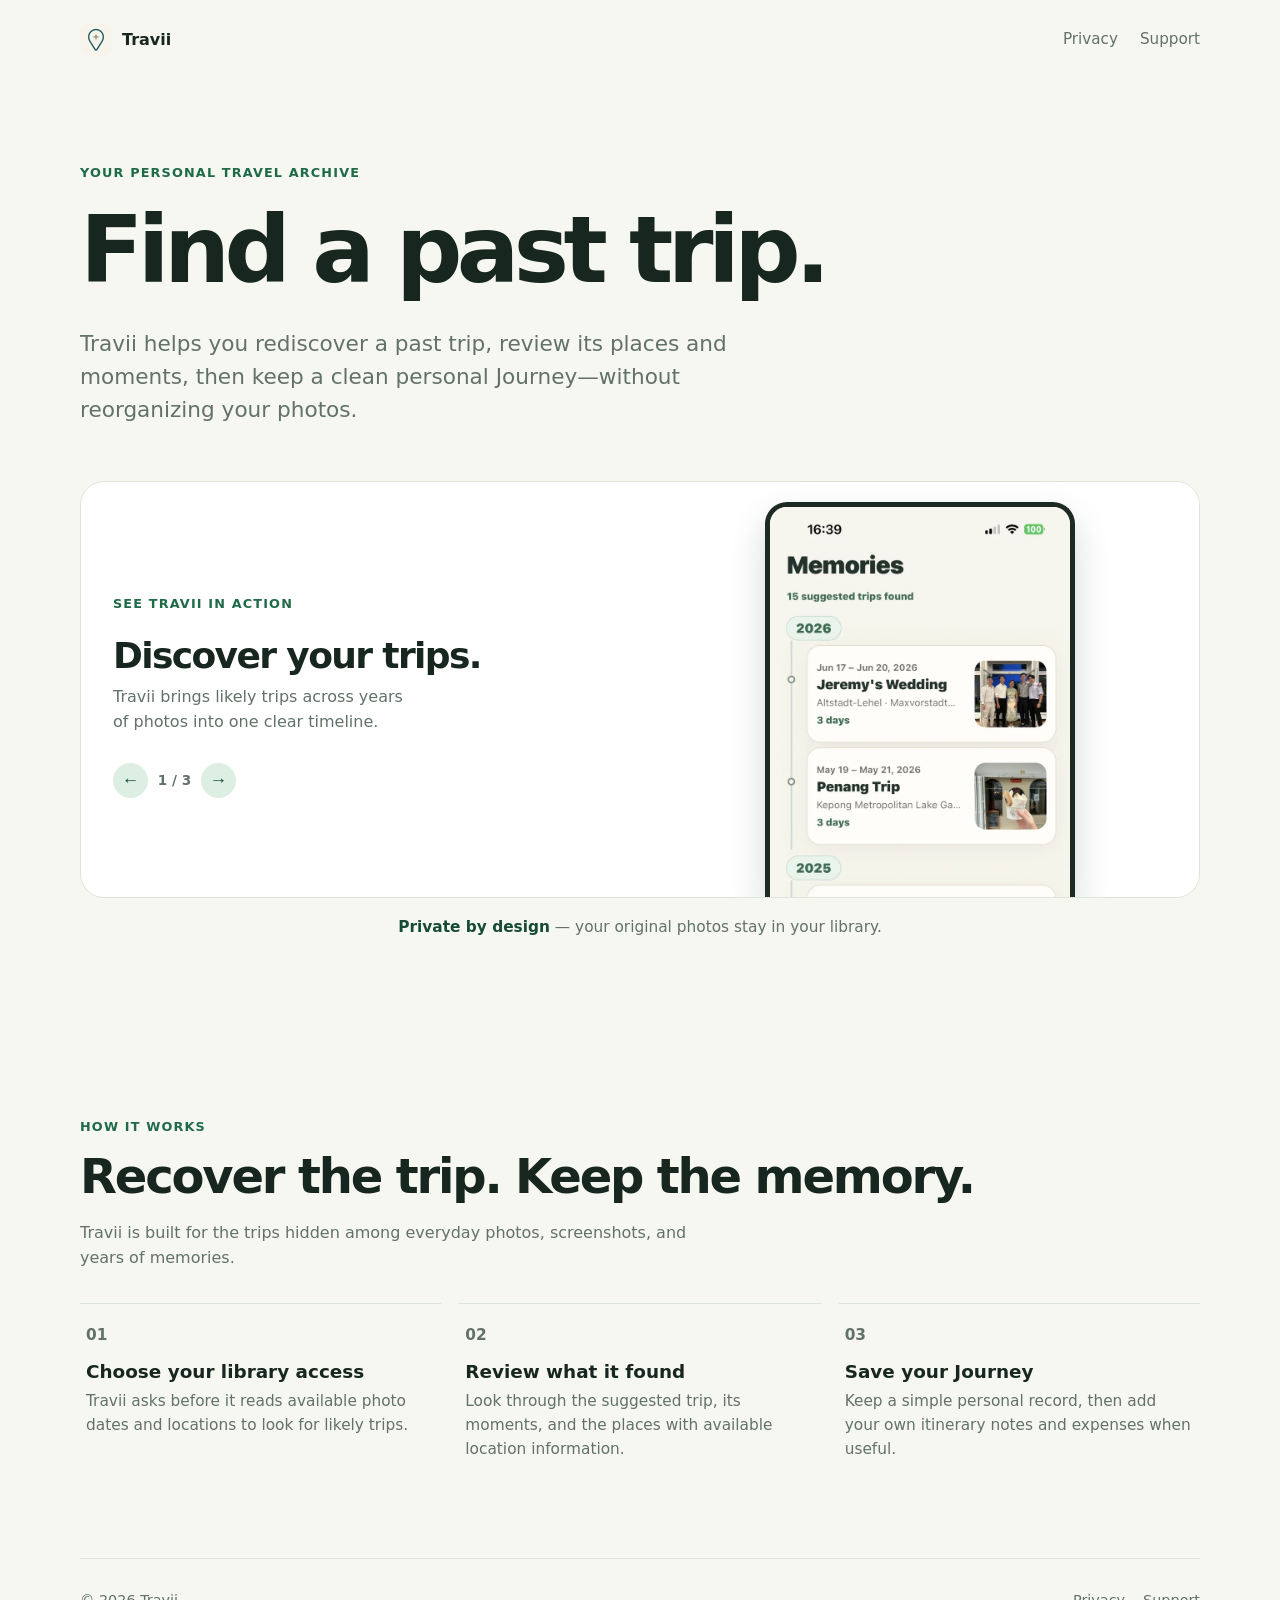
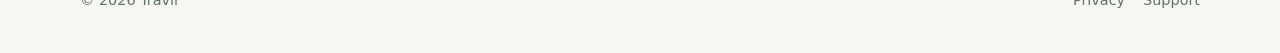
<file: index.html>
<!doctype html>
<html lang="en">
  <head>
    <meta charset="utf-8" />
    <meta name="viewport" content="width=device-width, initial-scale=1" />
    <meta name="description" content="Travii helps you recover a past trip from your iPhone photo library, privately and on your device." />
    <title>Travii — Your trips, rediscovered</title>
    <link rel="stylesheet" href="styles.css" />
  </head>
  <body>
    <div class="page-shell">
      <header class="site-header">
        <a class="brand" href="index.html" aria-label="Travii home"><img class="brand-icon" src="travii-app-icon.png" alt="" />Travii</a>
        <nav class="site-nav" aria-label="Main navigation"><a href="privacy.html">Privacy</a><a href="support.html">Support</a></nav>
      </header>

      <main>
        <section class="hero">
          <p class="eyebrow">Your personal travel archive</p>
          <h1>Find a past trip.</h1>
          <p class="hero-copy">Travii helps you rediscover a past trip, review its places and moments, then keep a clean personal Journey—without reorganizing your photos.</p>
          <div class="hero-grid">
            <article class="app-carousel" data-carousel aria-label="Travii app preview">
              <div class="showcase-copy">
                <p class="eyebrow">See Travii in action</p>
                <h2 data-carousel-title>Discover your trips.</h2>
                <p data-carousel-description>Travii brings likely trips across years of photos into one clear timeline.</p>
                <div class="carousel-controls">
                  <button class="carousel-button" data-carousel-prev type="button" aria-label="Show previous screen">←</button>
                  <span class="carousel-count" aria-live="polite"><span data-carousel-index>1</span> / 3</span>
                  <button class="carousel-button" data-carousel-next type="button" aria-label="Show next screen">→</button>
                </div>
              </div>
              <div class="phone-stage">
                <figure class="carousel-slide is-active" data-carousel-slide data-title="Discover your trips." data-description="Travii brings likely trips across years of photos into one clear timeline.">
                  <img src="assets/screens/discover-carousel.webp" alt="Travii’s Memories screen showing suggested trips grouped by year." />
                </figure>
                <figure class="carousel-slide" data-carousel-slide data-title="Keep a travel archive." data-description="Saved Journeys, countries, days, and Memories live together in one personal place.">
                  <img src="assets/screens/archive-carousel.webp" alt="Travii home screen showing saved trips, countries, days, and trip cards." />
                </figure>
                <figure class="carousel-slide" data-carousel-slide data-title="Remember the details." data-description="Keep simple trip expenses alongside the moments and places you want to remember.">
                  <img src="assets/screens/expenses-carousel.webp" alt="Travii trip expenses screen showing totals and expenses by day." />
                </figure>
              </div>
            </article>
          </div>
          <p class="privacy-note"><strong>Private by design</strong> — your original photos stay in your library.</p>
        </section>

        <section class="section" aria-labelledby="how-it-works">
          <p class="eyebrow">How it works</p>
          <h2 id="how-it-works">Recover the trip. Keep the memory.</h2>
          <p class="section-intro">Travii is built for the trips hidden among everyday photos, screenshots, and years of memories.</p>
          <div class="steps">
            <article class="step"><p class="step-number">01</p><h3>Choose your library access</h3><p>Travii asks before it reads available photo dates and locations to look for likely trips.</p></article>
            <article class="step"><p class="step-number">02</p><h3>Review what it found</h3><p>Look through the suggested trip, its moments, and the places with available location information.</p></article>
            <article class="step"><p class="step-number">03</p><h3>Save your Journey</h3><p>Keep a simple personal record, then add your own itinerary notes and expenses when useful.</p></article>
          </div>
        </section>
      </main>

      <footer class="footer"><div class="footer-content"><span>© <span data-year></span> Travii</span><div class="footer-links"><a href="privacy.html">Privacy</a><a href="support.html">Support</a></div></div></footer>
    </div>
    <script src="site-config.js"></script><script src="site.js"></script>
  </body>
</html>
</file>
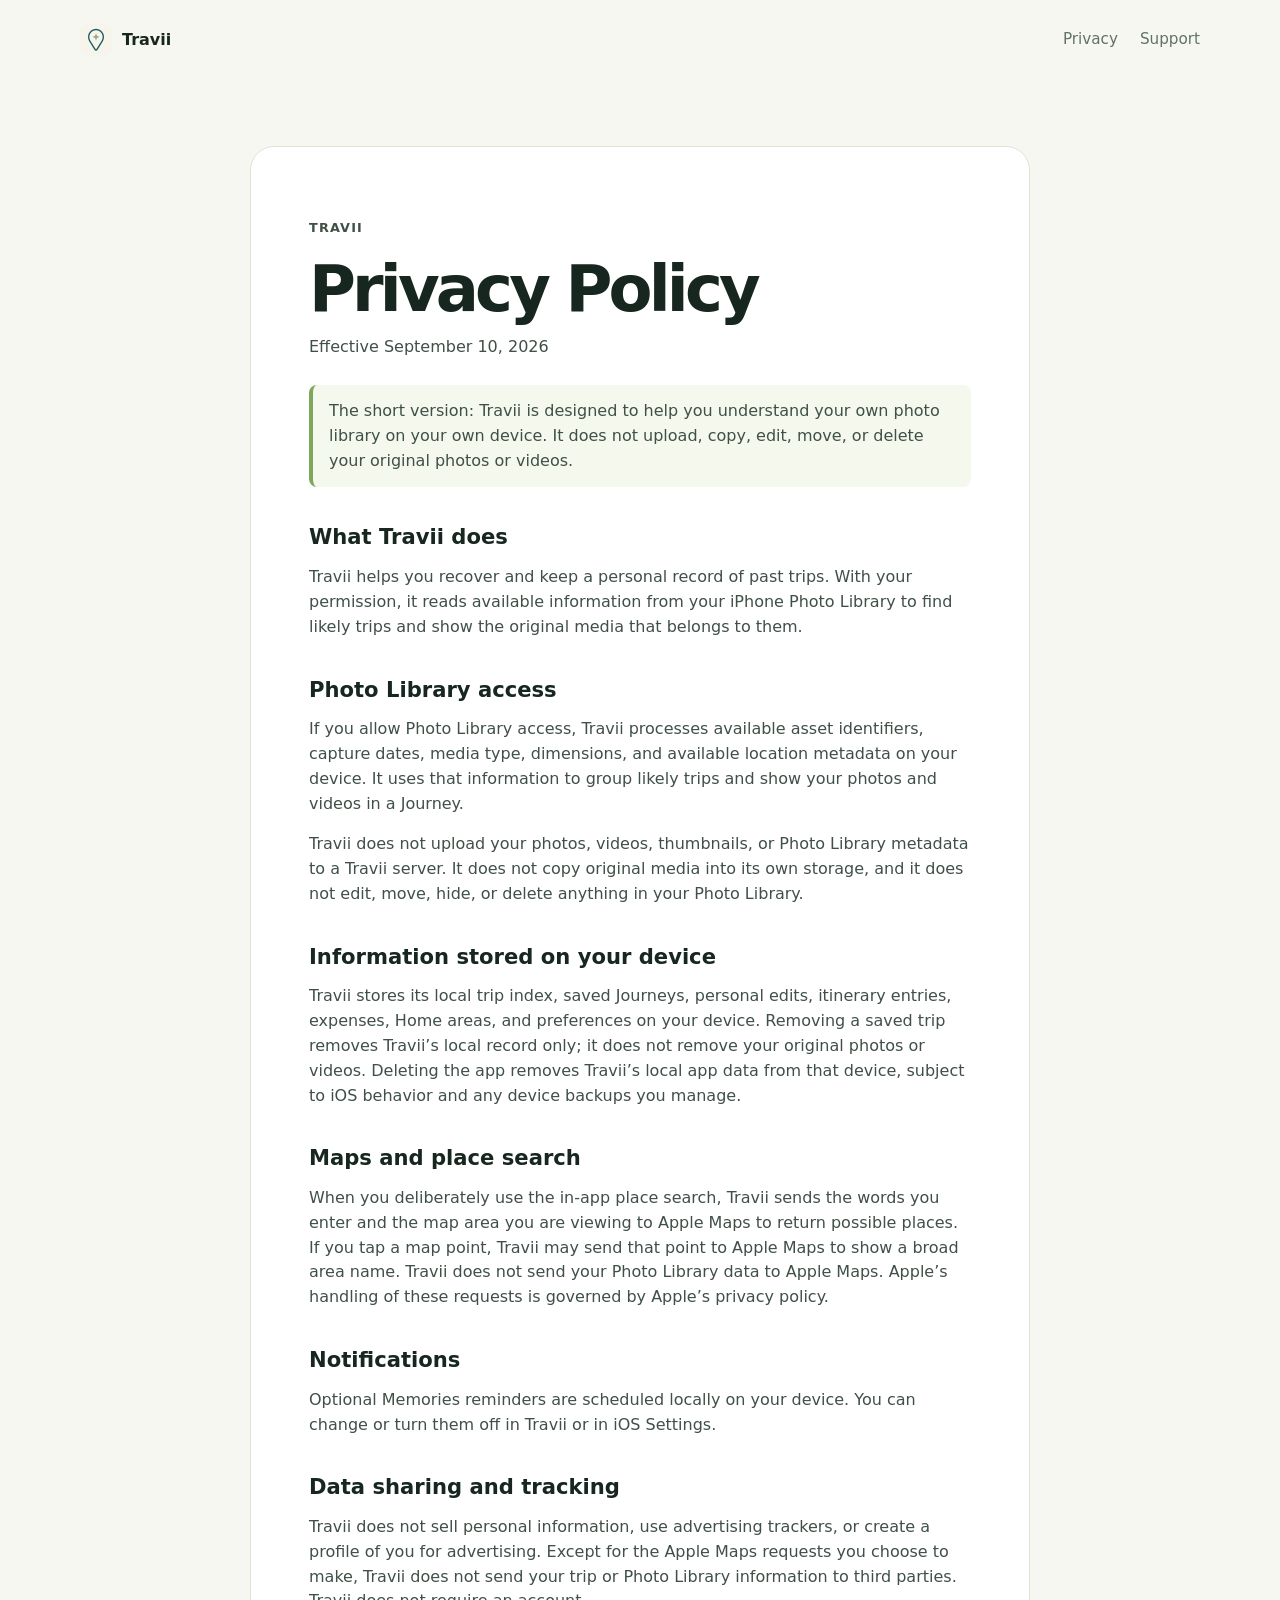
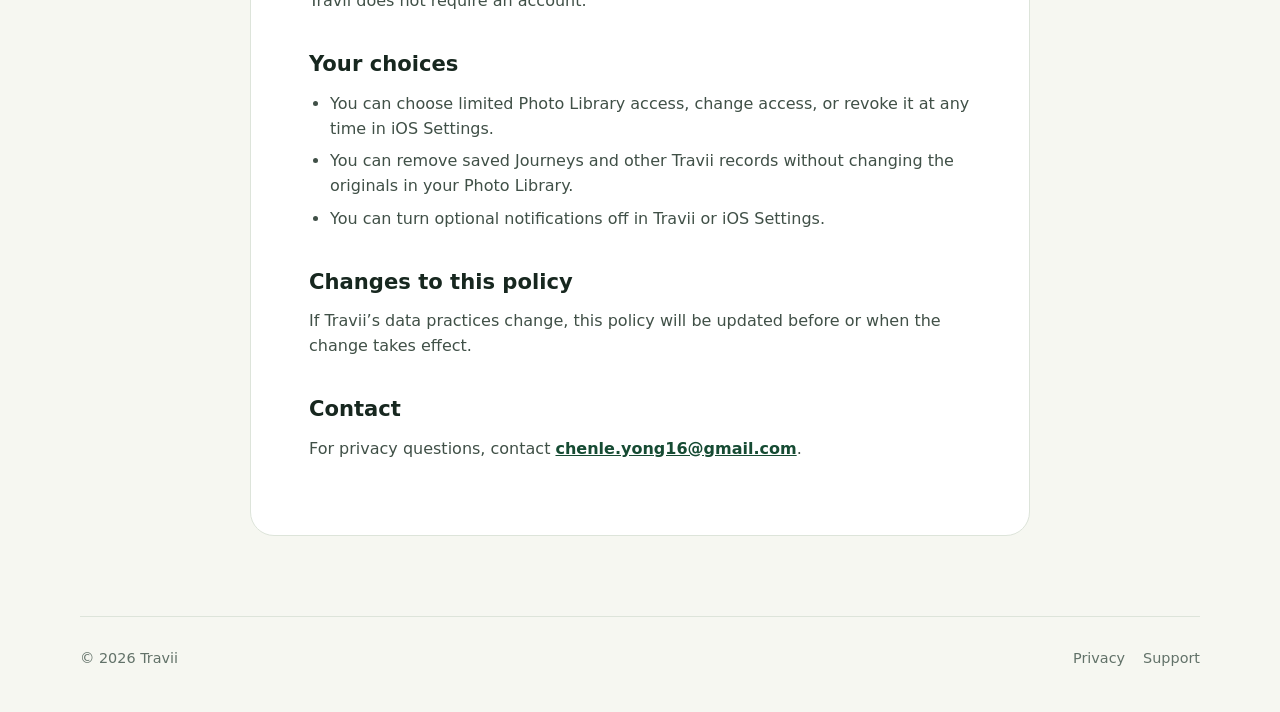
<file: privacy.html>
<!doctype html>
<html lang="en">
  <head>
    <meta charset="utf-8" />
    <meta name="viewport" content="width=device-width, initial-scale=1" />
    <meta name="description" content="Travii privacy policy." />
    <title>Privacy — Travii</title>
    <link rel="stylesheet" href="styles.css" />
  </head>
  <body>
    <div class="page-shell">
      <header class="site-header"><a class="brand" href="index.html" aria-label="Travii home"><img class="brand-icon" src="travii-app-icon.png" alt="" />Travii</a><nav class="site-nav" aria-label="Main navigation"><a href="privacy.html" aria-current="page">Privacy</a><a href="support.html">Support</a></nav></header>
      <main class="legal-page">
        <article class="article-card">
          <p class="eyebrow">Travii</p>
          <h1>Privacy Policy</h1>
          <p class="effective-date">Effective September 10, 2026</p>
          <p class="notice">The short version: Travii is designed to help you understand your own photo library on your own device. It does not upload, copy, edit, move, or delete your original photos or videos.</p>

          <h2>What Travii does</h2>
          <p>Travii helps you recover and keep a personal record of past trips. With your permission, it reads available information from your iPhone Photo Library to find likely trips and show the original media that belongs to them.</p>

          <h2>Photo Library access</h2>
          <p>If you allow Photo Library access, Travii processes available asset identifiers, capture dates, media type, dimensions, and available location metadata on your device. It uses that information to group likely trips and show your photos and videos in a Journey.</p>
          <p>Travii does not upload your photos, videos, thumbnails, or Photo Library metadata to a Travii server. It does not copy original media into its own storage, and it does not edit, move, hide, or delete anything in your Photo Library.</p>

          <h2>Information stored on your device</h2>
          <p>Travii stores its local trip index, saved Journeys, personal edits, itinerary entries, expenses, Home areas, and preferences on your device. Removing a saved trip removes Travii’s local record only; it does not remove your original photos or videos. Deleting the app removes Travii’s local app data from that device, subject to iOS behavior and any device backups you manage.</p>

          <h2>Maps and place search</h2>
          <p>When you deliberately use the in-app place search, Travii sends the words you enter and the map area you are viewing to Apple Maps to return possible places. If you tap a map point, Travii may send that point to Apple Maps to show a broad area name. Travii does not send your Photo Library data to Apple Maps. Apple’s handling of these requests is governed by Apple’s privacy policy.</p>

          <h2>Notifications</h2>
          <p>Optional Memories reminders are scheduled locally on your device. You can change or turn them off in Travii or in iOS Settings.</p>

          <h2>Data sharing and tracking</h2>
          <p>Travii does not sell personal information, use advertising trackers, or create a profile of you for advertising. Except for the Apple Maps requests you choose to make, Travii does not send your trip or Photo Library information to third parties. Travii does not require an account.</p>

          <h2>Your choices</h2>
          <ul>
            <li>You can choose limited Photo Library access, change access, or revoke it at any time in iOS Settings.</li>
            <li>You can remove saved Journeys and other Travii records without changing the originals in your Photo Library.</li>
            <li>You can turn optional notifications off in Travii or iOS Settings.</li>
          </ul>

          <h2>Changes to this policy</h2>
          <p>If Travii’s data practices change, this policy will be updated before or when the change takes effect.</p>

          <h2>Contact</h2>
          <p>For privacy questions, contact <a class="support-link" data-support-email href="mailto:chenle.yong16@gmail.com">chenle.yong16@gmail.com</a>.</p>
        </article>
      </main>
      <footer class="footer"><div class="footer-content"><span>© <span data-year></span> Travii</span><div class="footer-links"><a href="privacy.html">Privacy</a><a href="support.html">Support</a></div></div></footer>
    </div>
    <script src="site-config.js"></script><script src="site.js"></script>
  </body>
</html>
</file>
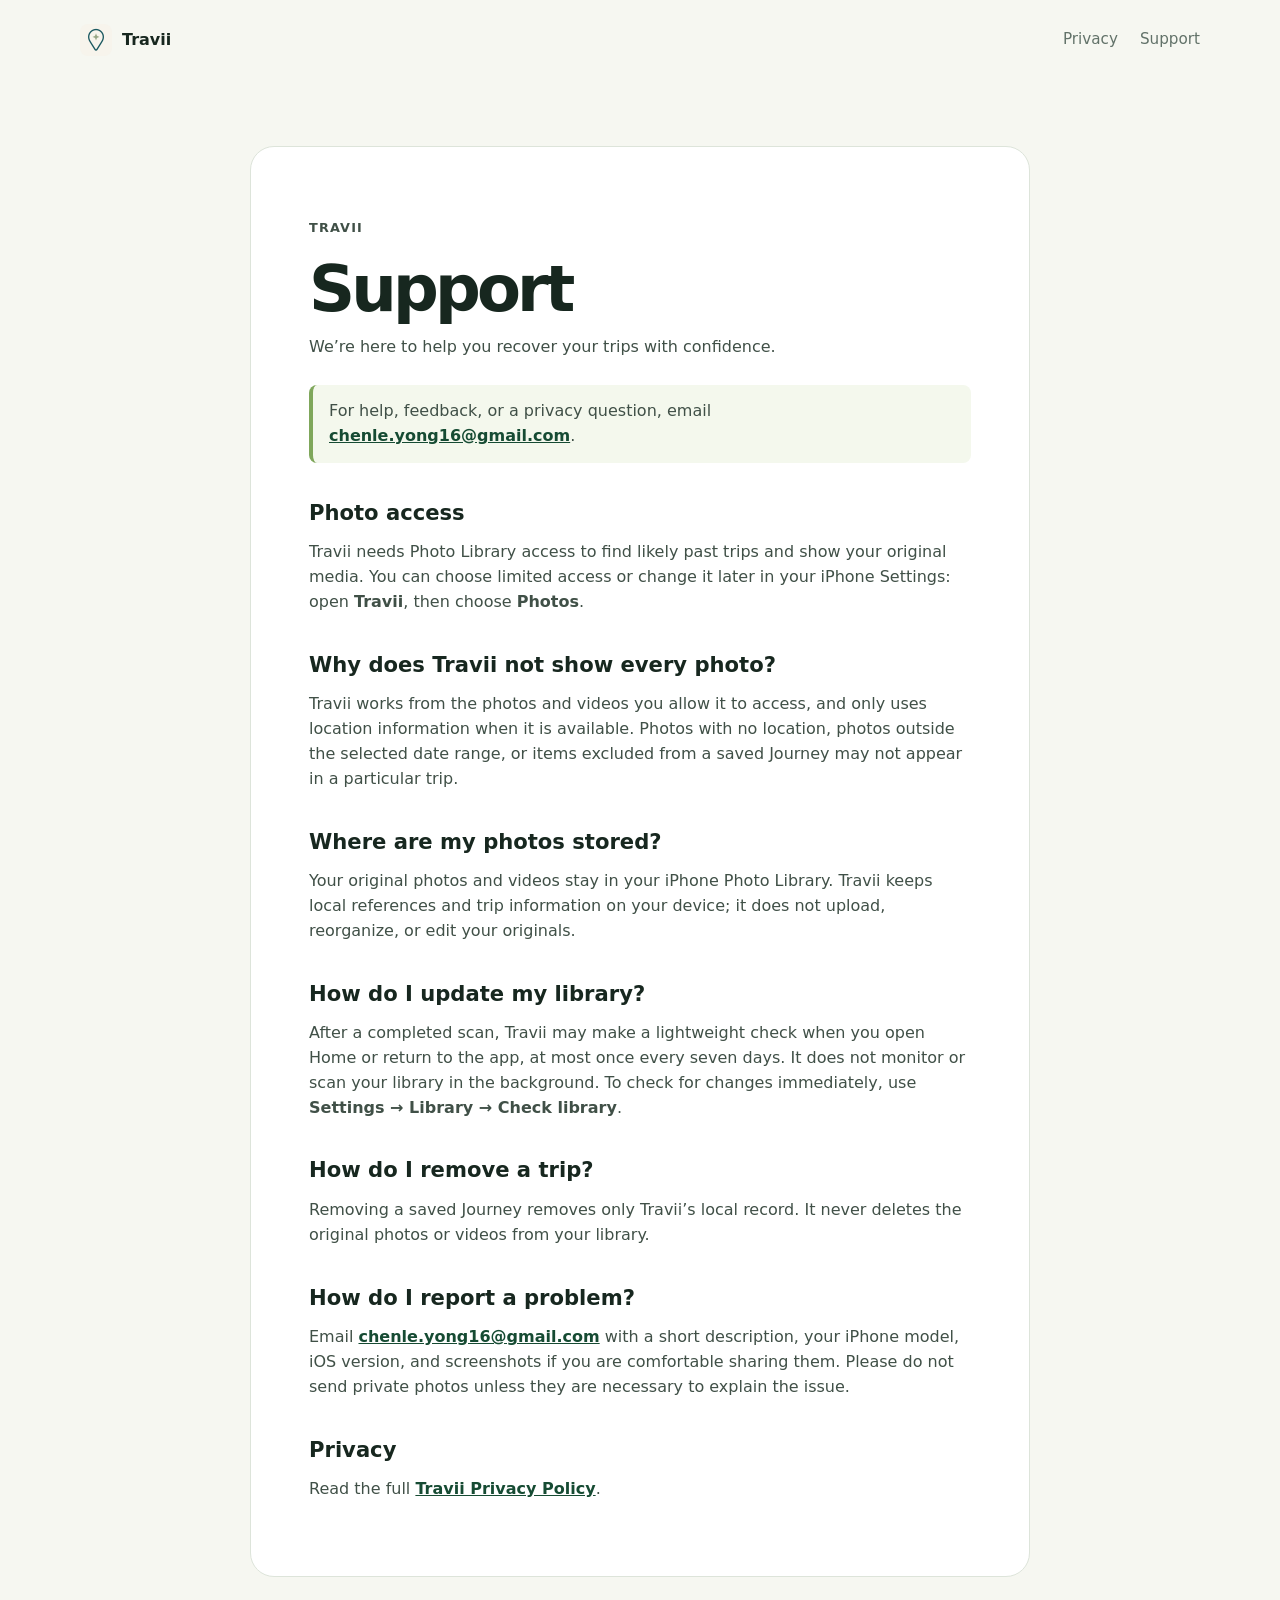
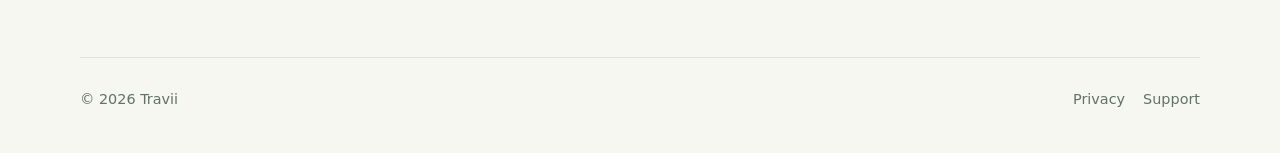
<file: support.html>
<!doctype html>
<html lang="en">
  <head>
    <meta charset="utf-8" />
    <meta name="viewport" content="width=device-width, initial-scale=1" />
    <meta name="description" content="Get help with Travii." />
    <title>Support — Travii</title>
    <link rel="stylesheet" href="styles.css" />
  </head>
  <body>
    <div class="page-shell">
      <header class="site-header"><a class="brand" href="index.html" aria-label="Travii home"><img class="brand-icon" src="travii-app-icon.png" alt="" />Travii</a><nav class="site-nav" aria-label="Main navigation"><a href="privacy.html">Privacy</a><a href="support.html" aria-current="page">Support</a></nav></header>
      <main class="legal-page">
        <article class="article-card">
          <p class="eyebrow">Travii</p>
          <h1>Support</h1>
          <p class="effective-date">We’re here to help you recover your trips with confidence.</p>
          <p class="notice">For help, feedback, or a privacy question, email <a class="support-link" data-support-email href="mailto:chenle.yong16@gmail.com">chenle.yong16@gmail.com</a>.</p>

          <h2>Photo access</h2>
          <p>Travii needs Photo Library access to find likely past trips and show your original media. You can choose limited access or change it later in your iPhone Settings: open <strong>Travii</strong>, then choose <strong>Photos</strong>.</p>

          <h2>Why does Travii not show every photo?</h2>
          <p>Travii works from the photos and videos you allow it to access, and only uses location information when it is available. Photos with no location, photos outside the selected date range, or items excluded from a saved Journey may not appear in a particular trip.</p>

          <h2>Where are my photos stored?</h2>
          <p>Your original photos and videos stay in your iPhone Photo Library. Travii keeps local references and trip information on your device; it does not upload, reorganize, or edit your originals.</p>

          <h2>How do I update my library?</h2>
          <p>After a completed scan, Travii may make a lightweight check when you open Home or return to the app, at most once every seven days. It does not monitor or scan your library in the background. To check for changes immediately, use <strong>Settings → Library → Check library</strong>.</p>

          <h2>How do I remove a trip?</h2>
          <p>Removing a saved Journey removes only Travii’s local record. It never deletes the original photos or videos from your library.</p>

          <h2>How do I report a problem?</h2>
          <p>Email <a class="support-link" data-support-email href="mailto:chenle.yong16@gmail.com">chenle.yong16@gmail.com</a> with a short description, your iPhone model, iOS version, and screenshots if you are comfortable sharing them. Please do not send private photos unless they are necessary to explain the issue.</p>

          <h2>Privacy</h2>
          <p>Read the full <a class="support-link" href="privacy.html">Travii Privacy Policy</a>.</p>
        </article>
      </main>
      <footer class="footer"><div class="footer-content"><span>© <span data-year></span> Travii</span><div class="footer-links"><a href="privacy.html">Privacy</a><a href="support.html">Support</a></div></div></footer>
    </div>
    <script src="site-config.js"></script><script src="site.js"></script>
  </body>
</html>
</file>
<file: styles.css>
:root {
  color-scheme: light;
  --ink: #17271f;
  --muted: #627269;
  --surface: #ffffff;
  --canvas: #f6f7f1;
  --line: #dde4da;
  --forest: #1f6a47;
  --forest-dark: #164b33;
  --mint: #dcefe2;
  --sand: #f2e5cc;
  --radius: 24px;
  font-family: Inter, ui-sans-serif, system-ui, -apple-system, BlinkMacSystemFont,
    "Segoe UI", sans-serif;
}

* { box-sizing: border-box; }

html { scroll-behavior: smooth; }

body {
  margin: 0;
  background: var(--canvas);
  color: var(--ink);
  line-height: 1.55;
}

a { color: inherit; }

.page-shell { width: min(1120px, calc(100% - 40px)); margin: 0 auto; }

.site-header {
  align-items: center;
  display: flex;
  justify-content: space-between;
  min-height: 80px;
}

.brand { align-items: center; display: inline-flex; gap: 10px; font-weight: 750; text-decoration: none; }

.brand-icon {
  border-radius: 8px;
  display: block;
  height: 32px;
  object-fit: cover;
  width: 32px;
}

.site-nav { display: flex; gap: 22px; }
.site-nav a { color: var(--muted); font-size: 0.95rem; text-decoration: none; }
.site-nav a:hover, .site-nav a:focus-visible { color: var(--forest-dark); text-decoration: underline; }

.hero { padding: 70px 0 88px; }

.eyebrow {
  color: var(--forest);
  font-size: 0.8rem;
  font-weight: 800;
  letter-spacing: 0.09em;
  text-transform: uppercase;
}

h1, h2, h3 { line-height: 1.12; }

h1 {
  font-size: clamp(2.8rem, 8vw, 5.8rem);
  letter-spacing: -0.06em;
  margin: 16px 0 24px;
  max-width: 830px;
}

.hero-copy { color: var(--muted); font-size: clamp(1.12rem, 2vw, 1.35rem); max-width: 650px; }

.hero-grid { margin-top: 54px; }

.app-carousel, .article-card {
  background: var(--surface);
  border: 1px solid var(--line);
  border-radius: var(--radius);
}

.app-carousel { display: grid; grid-template-columns: repeat(2, minmax(0, 1fr)); min-height: 410px; overflow: hidden; }
.showcase-copy { display: flex; flex-direction: column; justify-content: center; padding: 32px; }
.showcase-copy h2 { font-size: clamp(1.8rem, 3vw, 2.25rem); letter-spacing: -0.045em; margin: 9px 0; }
.showcase-copy > p:not(.eyebrow) { color: var(--muted); margin: 0; max-width: 290px; }

.phone-stage {
  align-items: flex-end;
  background: var(--surface);
  display: flex;
  justify-content: center;
  overflow: hidden;
  padding: 20px 20px 0;
}

.carousel-slide { display: none; margin: 0; max-width: 310px; }
.carousel-slide.is-active { animation: screen-in 240ms ease-out; display: block; }
.carousel-slide img {
  border: 5px solid #1d2923;
  border-bottom: 0;
  border-radius: 22px 22px 0 0;
  box-shadow: 0 16px 35px rgba(22, 75, 51, 0.2);
  display: block;
  height: auto;
  width: 100%;
}

@keyframes screen-in {
  from { opacity: 0; transform: translateY(10px); }
  to { opacity: 1; transform: translateY(0); }
}

.carousel-controls { align-items: center; display: flex; gap: 9px; margin-top: 28px; }
.carousel-button {
  align-items: center;
  background: var(--mint);
  border: 0;
  border-radius: 50%;
  color: var(--forest-dark);
  cursor: pointer;
  display: inline-flex;
  font-size: 1.1rem;
  height: 35px;
  justify-content: center;
  width: 35px;
}
.carousel-button:hover, .carousel-button:focus-visible { background: #bfe0c8; }
.carousel-count { color: var(--muted); font-size: 0.85rem; font-weight: 750; min-width: 35px; text-align: center; }

.privacy-note { color: var(--muted); font-size: 0.96rem; margin: 18px 0 0; text-align: center; }
.privacy-note strong { color: var(--forest-dark); }

.section { padding: 76px 0; }
.section h2 { font-size: clamp(2rem, 4vw, 3rem); letter-spacing: -0.045em; margin: 0 0 18px; }
.section-intro { color: var(--muted); max-width: 650px; }
.steps { display: grid; gap: 18px; grid-template-columns: repeat(3, 1fr); margin-top: 32px; }
.step { border-top: 1px solid var(--line); padding: 20px 6px; }
.step-number { color: var(--forest); font-size: 0.85rem; font-weight: 800; }
.step h3 { font-size: 1.15rem; margin: 14px 0 8px; }
.step p { color: var(--muted); font-size: 0.96rem; margin: 0; }

.footer { border-top: 1px solid var(--line); color: var(--muted); font-size: 0.9rem; padding: 30px 0 42px; }
.footer-content { align-items: center; display: flex; gap: 16px; justify-content: space-between; }
.footer-links { display: flex; gap: 18px; }
.footer a { text-decoration: none; }
.footer a:hover { text-decoration: underline; }

.legal-page { padding: 42px 0 80px; }
.article-card { margin: 24px auto 0; max-width: 780px; padding: clamp(25px, 6vw, 58px); }
.article-card h1 { font-size: clamp(2.3rem, 5vw, 4rem); margin-bottom: 10px; }
.article-card h2 { font-size: 1.32rem; margin: 38px 0 10px; }
.article-card h3 { font-size: 1.05rem; margin: 22px 0 7px; }
.article-card p, .article-card li { color: #405047; }
.article-card ul { padding-left: 21px; }
.article-card li + li { margin-top: 8px; }
.effective-date { color: var(--muted); margin: 0; }
.notice { background: #f4f8ed; border-left: 4px solid #7fa75b; border-radius: 8px; color: #415238; margin: 25px 0; padding: 14px 16px; }
.support-link { color: var(--forest-dark); font-weight: 700; }

@media (max-width: 700px) {
  .page-shell { width: min(100% - 28px, 1120px); }
  .site-header { min-height: 68px; }
  .hero { padding: 48px 0 60px; }
  .steps { grid-template-columns: 1fr; }
  .app-carousel { grid-template-columns: 1fr; min-height: 0; }
  .showcase-copy { padding: 28px 25px 26px; }
  .phone-stage { height: 348px; padding: 22px 20px 0; }
  .carousel-slide { max-width: 250px; }
  .site-nav { gap: 15px; }
  .site-nav a { font-size: 0.88rem; }
  .footer-content { align-items: flex-start; flex-direction: column; }
}
</file>
